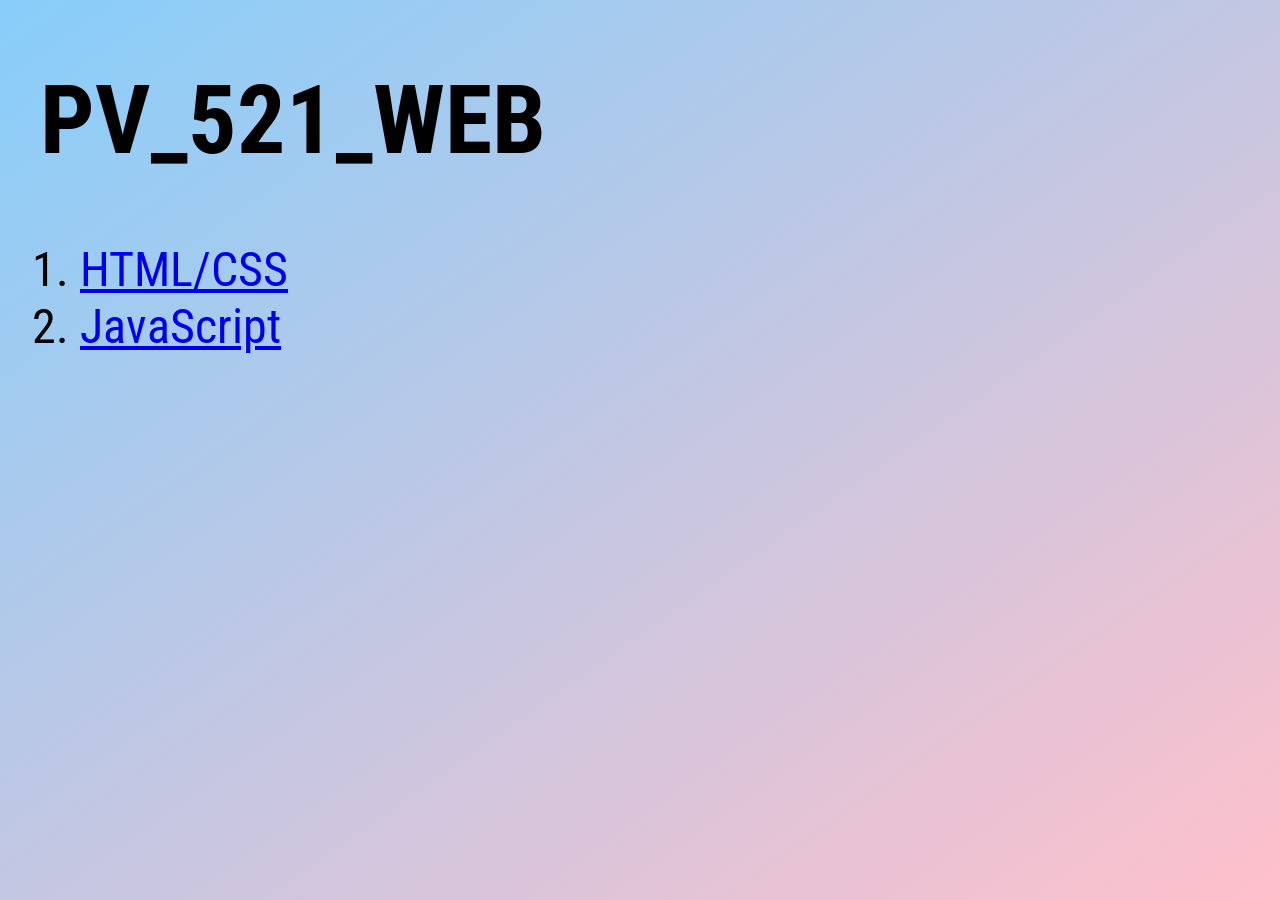
<file: index.html>
﻿<!DOCTYPE html>

<html lang="en" xmlns="http://www.w3.org/1999/xhtml">
<head>
    <meta charset="utf-8" />
    <link rel="stylesheet" href="style.css" />
    <title>PV_521_WEB</title>
</head>
<body>
    <h1>PV_521_WEB</h1>
    <ol>
        <li><a href="HTML/index.html">HTML/CSS</a></li>
        <li><a href="JavaScript/index.html">JavaScript</a></li>
    </ol>
</body>
</html>
</file>
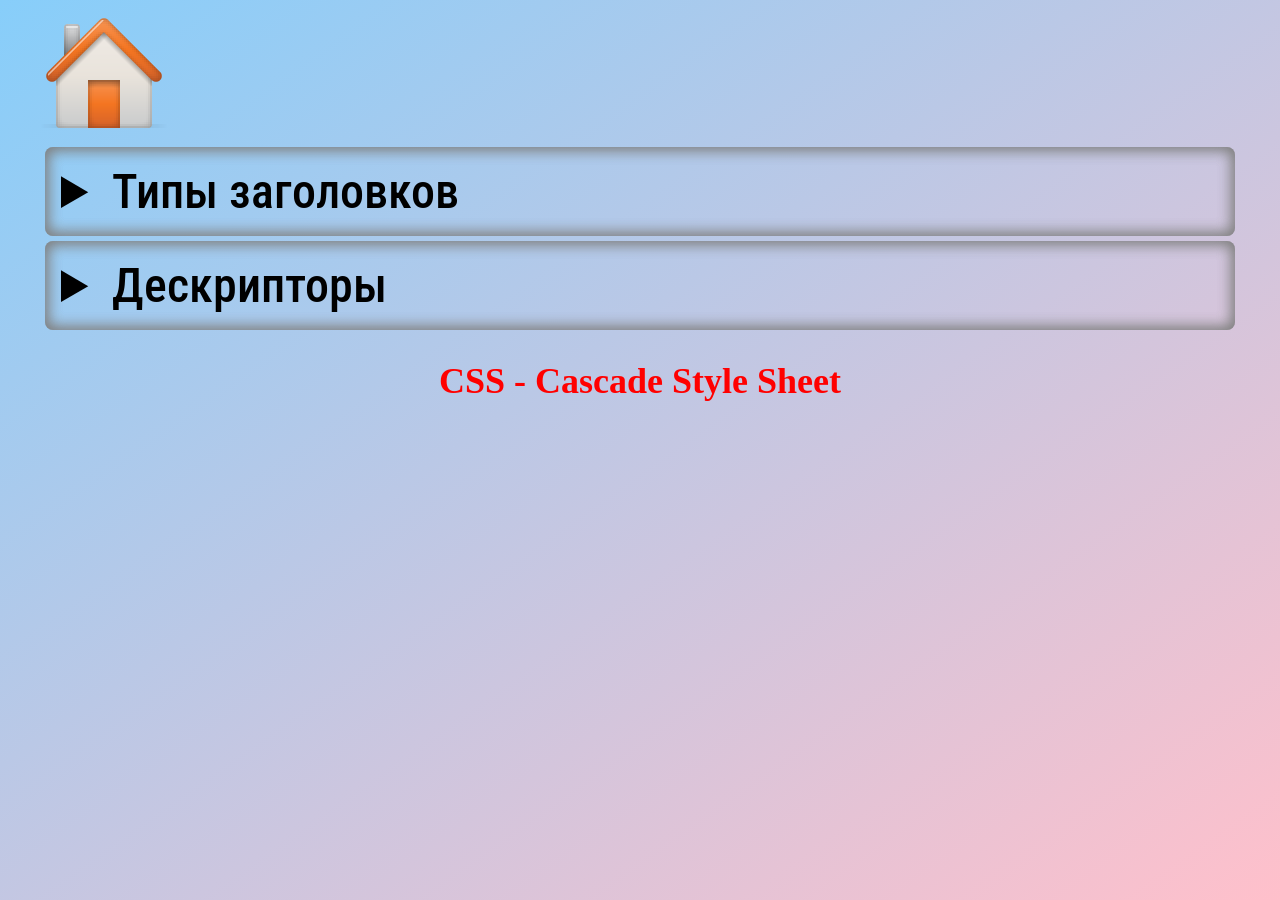
<file: 00-Intro/index.html>
﻿<!DOCTYPE html>

<html lang="en" xmlns="http://www.w3.org/1999/xhtml">
<head>
    <meta charset="utf-8" />
    <title>HTML lesson 1</title>
    <link rel="icon" href="bitcoin.png">
    <link rel="stylesheet" href="../style.css">
    <style>
        body
        {
            font-size:24px;
        }
        h2, h4, h6
        {
            text-align:center;
            color:red;
            font-family: 'Segoe UI';
        }
        h4
        {
            color:darkgreen;
        }
    </style>
</head>
<body>
    <div id="home">
        <a href="../index.html"><img src="../home.ico" alt="На главную" /></a>
    </div>
    <details>
        <summary>Типы заголовков</summary>
        <h1>Заголовок 1 - Заголовок первого уровня может быть только один на странице!</h1>
        <h2>Заголовок 2</h2>
        <h3>Заголовок 3</h3>
        <h4>Заголовок 4</h4>
        <h5>Заголовок 5</h5>
        <h6>Заголовок 6</h6>
        <p>Текст</p>
    </details>

    <details>
        <summary>Дескрипторы</summary>
        <h2>Дескрипторы физического форматирования</h2>
        <b><code>&#60;p&#62;</code> (Paragraph)</b>         &#8211; этот дескриптор описывает абзац;<br>
        <b><code>&lt;b&gt;</code> (Bold)</b>                &ndash; <b>делает шрифт жирным</b>;<br>
        <b><code>&#60;i&#62;</code> (Italic)</b>            &#8210; <i>делает шрифт курсивным</i>;<br>
        <b><code>&#60;u&#62;</code> (Underline)</b>         &#8210; <u>делает шрифт подчеркнутым</u>;<br>
        <b><code>&#60;tt&#62;</code> (Teletype text)</b>    &#8210; <tt>делает шрифт моноширным (каждый символ занимает одинаковую площадь на экране)</tt>;<br>
        <b><code>&#60;sup&#62;</code> (Superscript)</b>     &#8210; <tt>Верхний <sup>индекс</sup></tt>;<br>
        <b><code>&#60;sub&#62;</code> (Subscript)</b>       &#8210; <tt>Нижний <sub>индекс</sub></tt>;<br>
        <b><code>&#60;pre&#62;</code> (Preformated)</b>     &#8210; <pre>этот дескриптор создаёт предформатированный текст, 
в котором сохраняются отступы 
и переносы строк.
Кроме того, <b>предформатированный</b> текст всегда отображается <b>моноширным</b> шрифтом.
</pre><br>
        <hr>
        <h2>Дескрипторы логического форматирования</h2>
        <strong><code>&#60;strong&#62;</code> (Bold)</strong>         &#8211; делает шрифт <strong>жирным</strong>; <br>
        <strong><code>&#60;em&#62;</code> (Emphasis)</strong>         &#8211; делает шрифт <em>курсивным</em>; <br>
        <strong><code>&#60;code&#62;</code> (Mono)</strong>           &#8211; делает шрифт <code>моноширным</code>; <br>
        <strong><code>&#60;abbr&#62;</code> (Abbreviation)</strong>   &#8211; этим дескриптором желательно выделять <abbr>аббревиатуры</abbr>; <br>
        <strong><code>&#60;cite&#62;</code> (Citation)</strong>       &#8211; этим дескриптором желательно выделять <cite>цитаты</cite>; <br>
        <hr>
    </details>

    <h2>CSS - Cascade Style Sheet</h2>
</body>
</html>
</file>
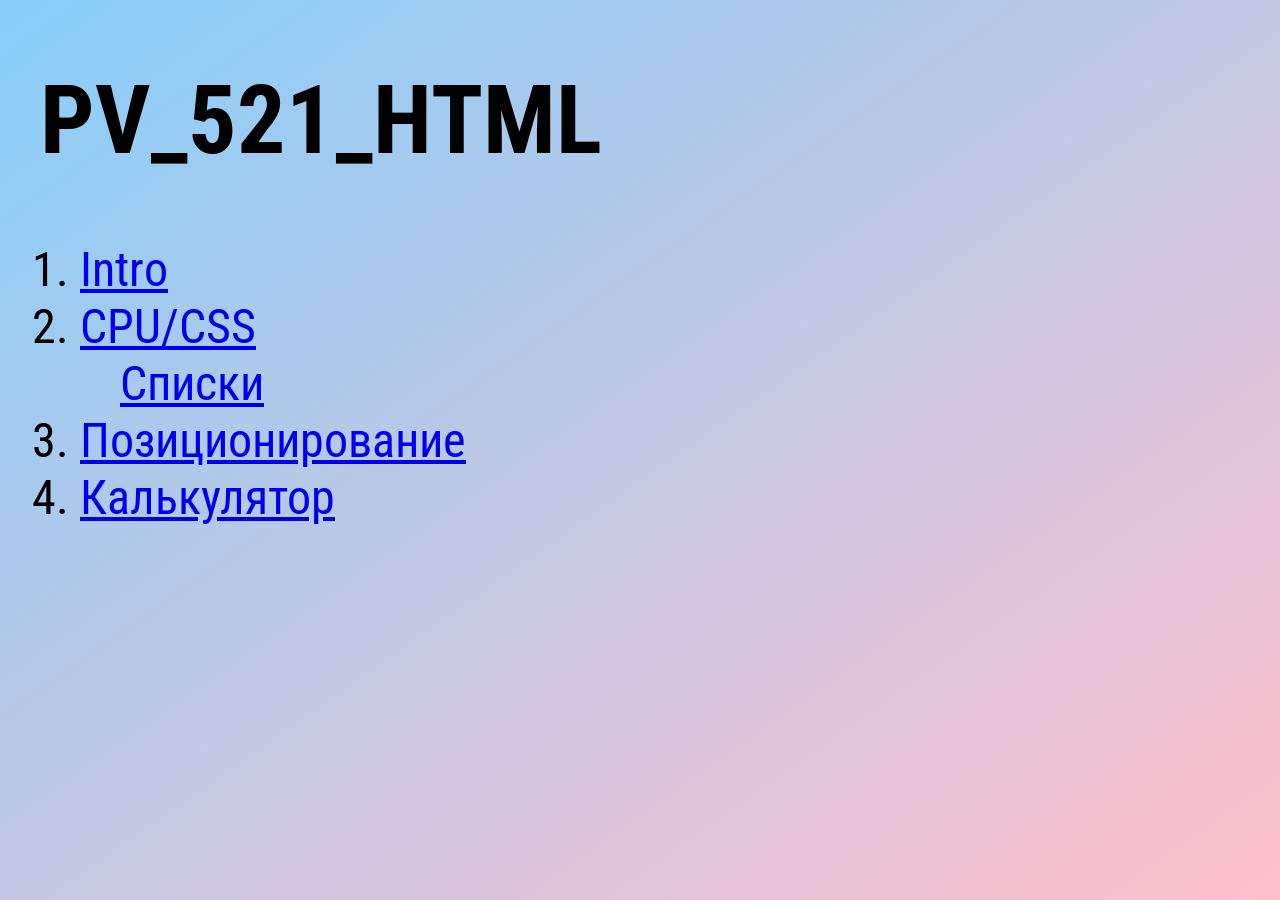
<file: HTML/index.html>
﻿<!DOCTYPE html>

<html lang="en" xmlns="http://www.w3.org/1999/xhtml">
<head>
    <meta charset="utf-8" />
    <link rel="stylesheet" href="style.css" />
    <title>PV_521_HTML</title>
</head>
<body>
    <h1>PV_521_HTML</h1>
    <ol>
        <li><a href="00-Intro/index.html">Intro</a></li>
        <li><a href="01-CPU/CPU.html">CPU/CSS</a>
            <ul>
                <li><a href="lists.html">Списки</a></li>
            </ul>
        </li>
        <li><a href="02-Positioning/positioning.html">Позиционирование</a></li>
        <li><a href="03-Calc/calc.html">Калькулятор</a></li>
    </ol>
</body>
</html>
</file>
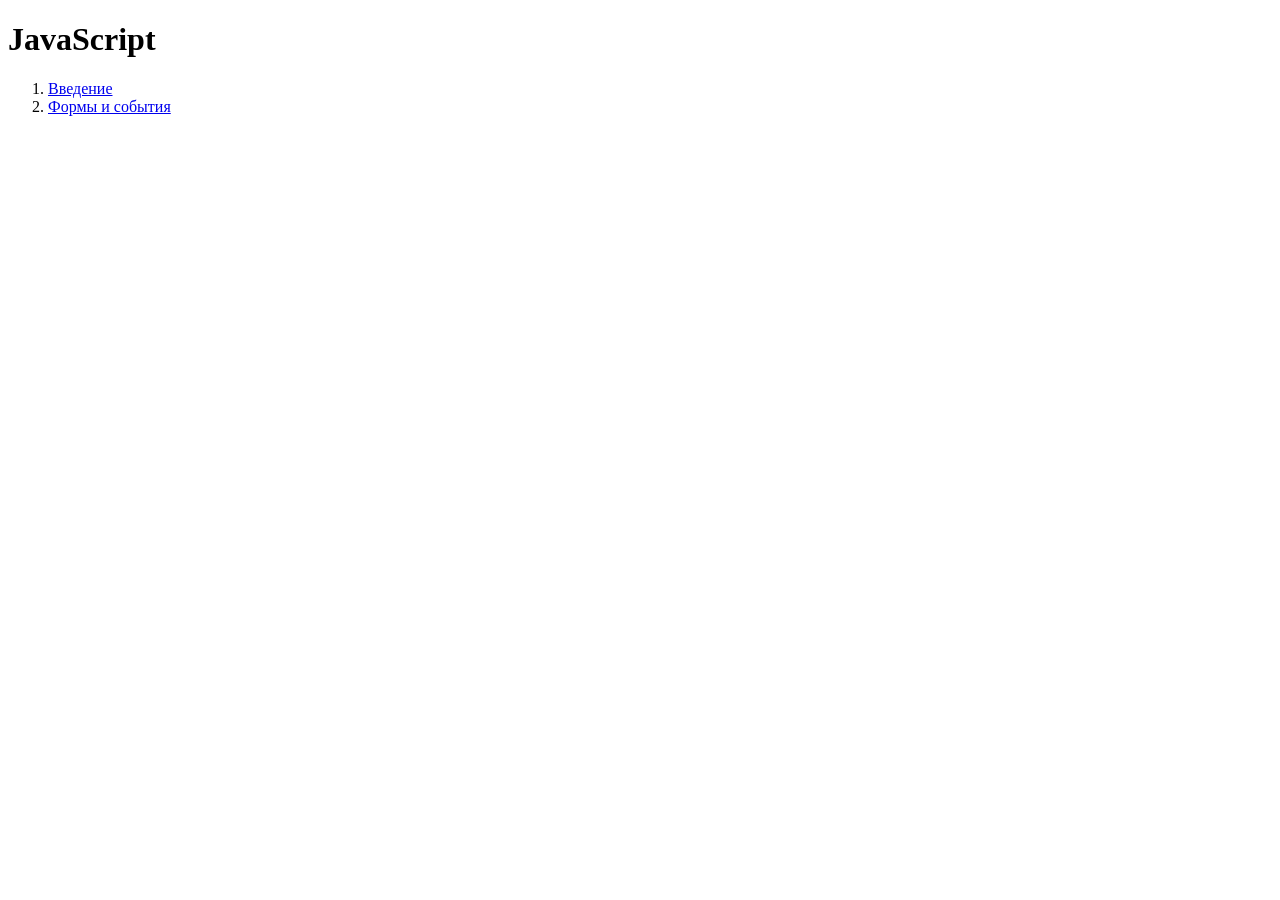
<file: JavaScript/index.html>
﻿<!DOCTYPE html>

<html lang="en" xmlns="http://www.w3.org/1999/xhtml">
<head>
    <meta charset="utf-8" />
    <title>JavaScript</title>
</head>
<body>
    <h1>JavaScript</h1>
    <ol>
        <li><a href="intro.html">Введение</a></li>
        <li><a href="forms_and_events.html">Формы и события</a></li>
    </ol>
</body>
</html>
</file>
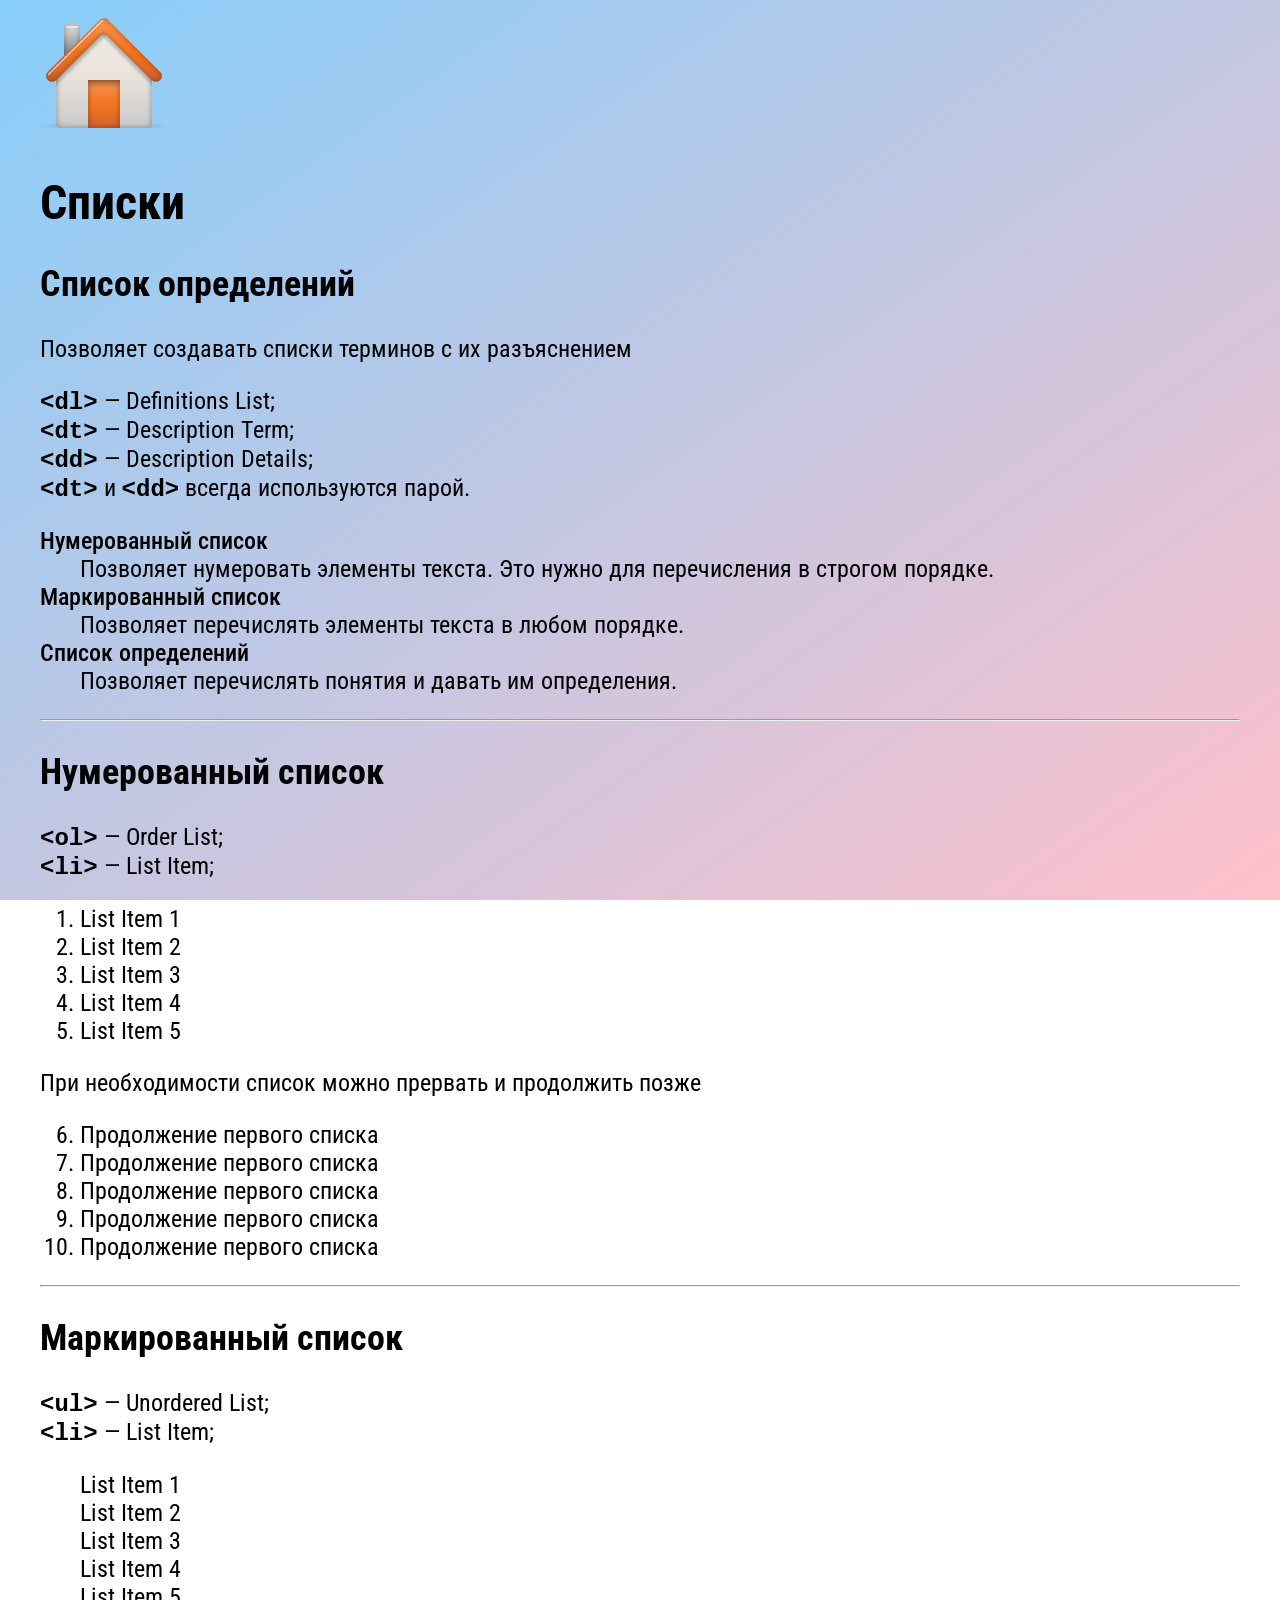
<file: lists.html>
﻿<!DOCTYPE html>

<html lang="en" xmlns="http://www.w3.org/1999/xhtml">
<head>
    <meta charset="utf-8" />
    <title>Списки</title>
    <link rel="stylesheet" href="style.css"/>
    <style>
        body
        {
            font-size:24px;
        }
        ol 
        {
            /*list-style:georgian;*/
        }
        dt
        {
            font-weight:500;
        }
    </style>
</head>
<body>
    <div id="home">
        <a href="../index.html"><img src="../home.ico" alt="На главную" /></a>
    </div>
    <h1>Списки</h1>
    <h2>Список определений</h2>
    <p>Позволяет создавать списки терминов с их разъяснением</p>
    <strong><code>&#60;dl&#62;</code></strong> &#8213; Definitions List;<br>
    <strong><code>&#60;dt&#62;</code></strong> &#8213; Description Term;<br>
    <strong><code>&#60;dd&#62;</code></strong> &#8213; Description Details;<br>
    <strong><code>&#60;dt&#62;</code></strong> и <strong><code>&#60;dd&#62;</code></strong> всегда используются парой.
    <dl>
        <dt>Нумерованный список</dt>
        <dd>Позволяет нумеровать элементы текста. Это нужно для перечисления в строгом порядке.</dd>
        <dt>Маркированный список</dt>
        <dd>Позволяет перечислять элементы текста в любом порядке.</dd>
        <dt>Список определений</dt>
        <dd>Позволяет перечислять понятия и давать им определения.</dd>
    </dl>
    <hr>
    <h2>Нумерованный список</h2>
    <strong><code>&#60;ol&#62;</code></strong> &#8213; Order List;<br>
    <strong><code>&#60;li&#62;</code></strong> &#8213; List Item;<br>
    <ol>
        <li>List Item 1</li>
        <li>List Item 2</li>
        <li>List Item 3</li>
        <li>List Item 4</li>
        <li>List Item 5</li>
    </ol>
    <p>При необходимости список можно прервать и продолжить позже</p>
    <ol start="6">
        <li>Продолжение первого списка</li>
        <li>Продолжение первого списка</li>
        <li>Продолжение первого списка</li>
        <li>Продолжение первого списка</li>
        <li>Продолжение первого списка</li>
    </ol>
    <hr>
    <h2>Маркированный список</h2>
    <strong><code>&#60;ul&#62;</code></strong> &#8213; Unordered List;<br>
    <strong><code>&#60;li&#62;</code></strong> &#8213; List Item;<br>
    <ul>
        <li>List Item 1</li>
        <li>List Item 2</li>
        <li>List Item 3</li>
        <li>List Item 4</li>
        <li>List Item 5</li>
    </ul>
</body>
</html>
</file>
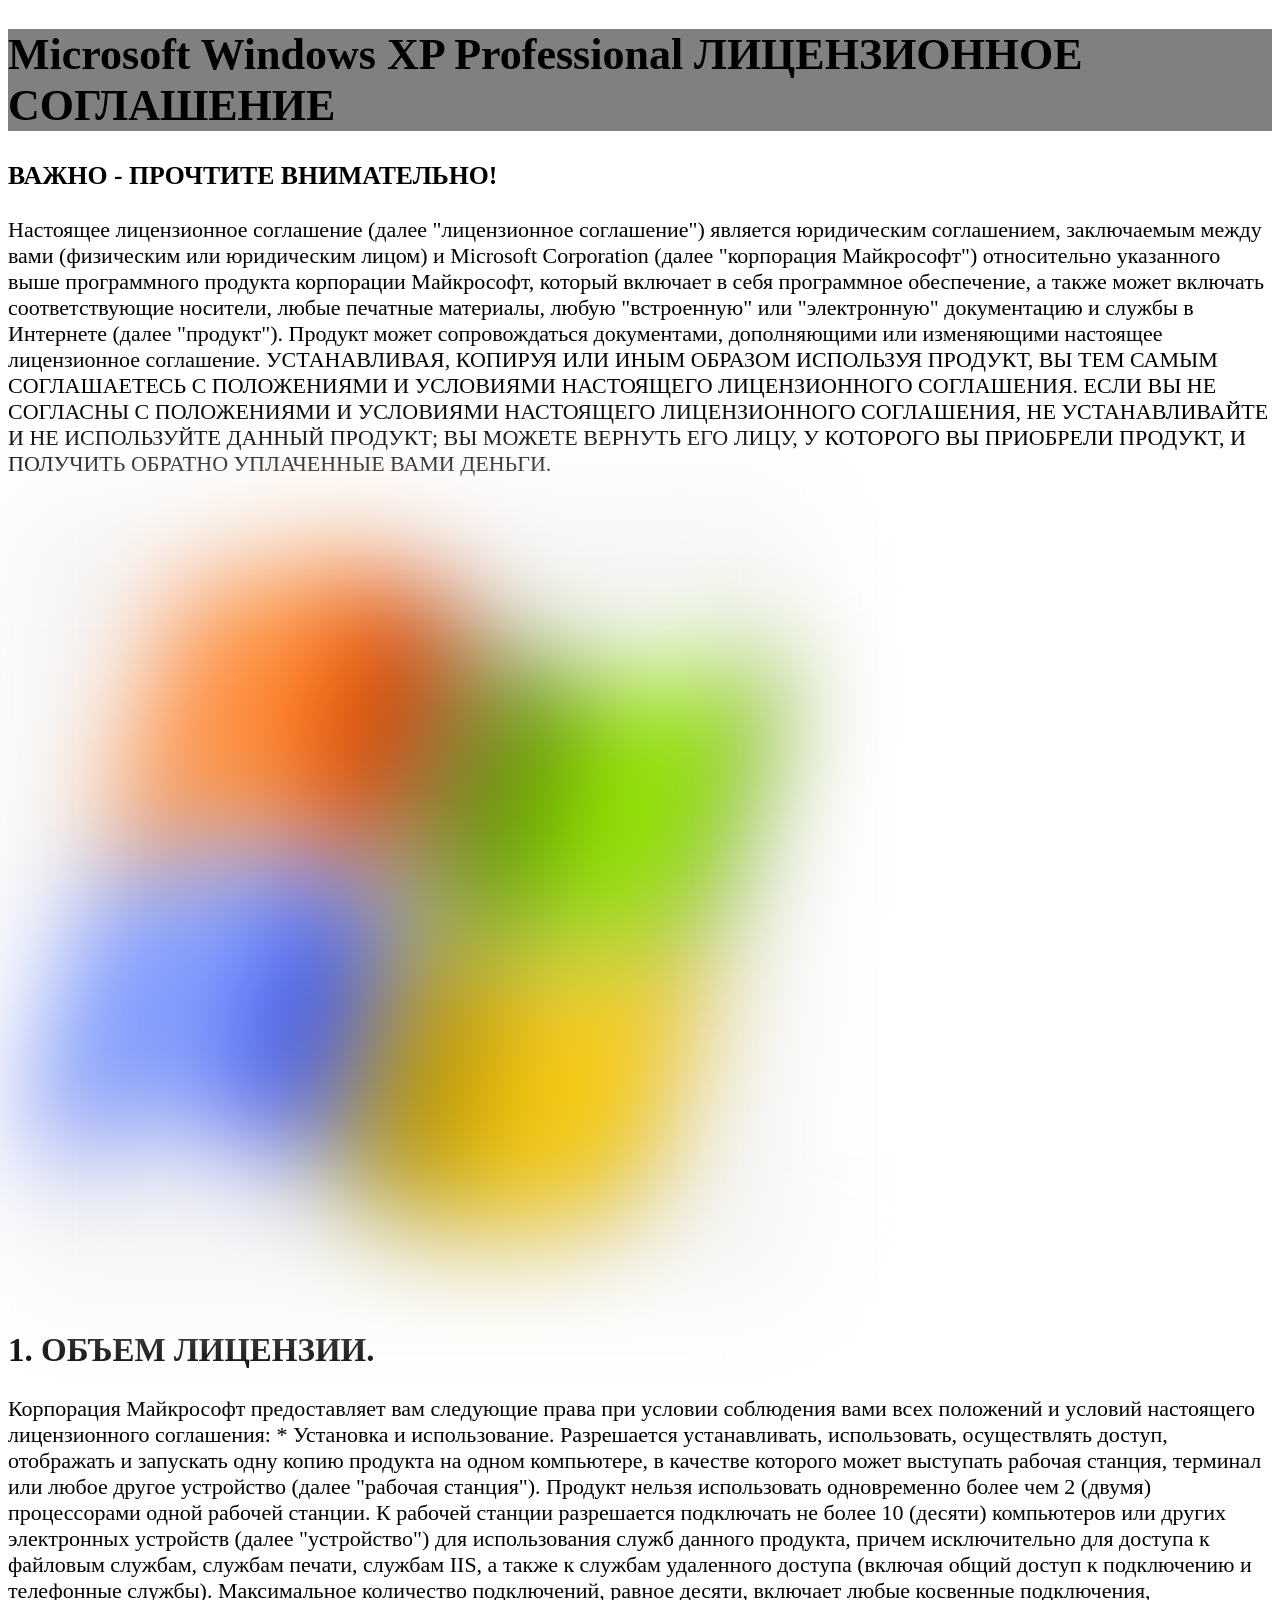
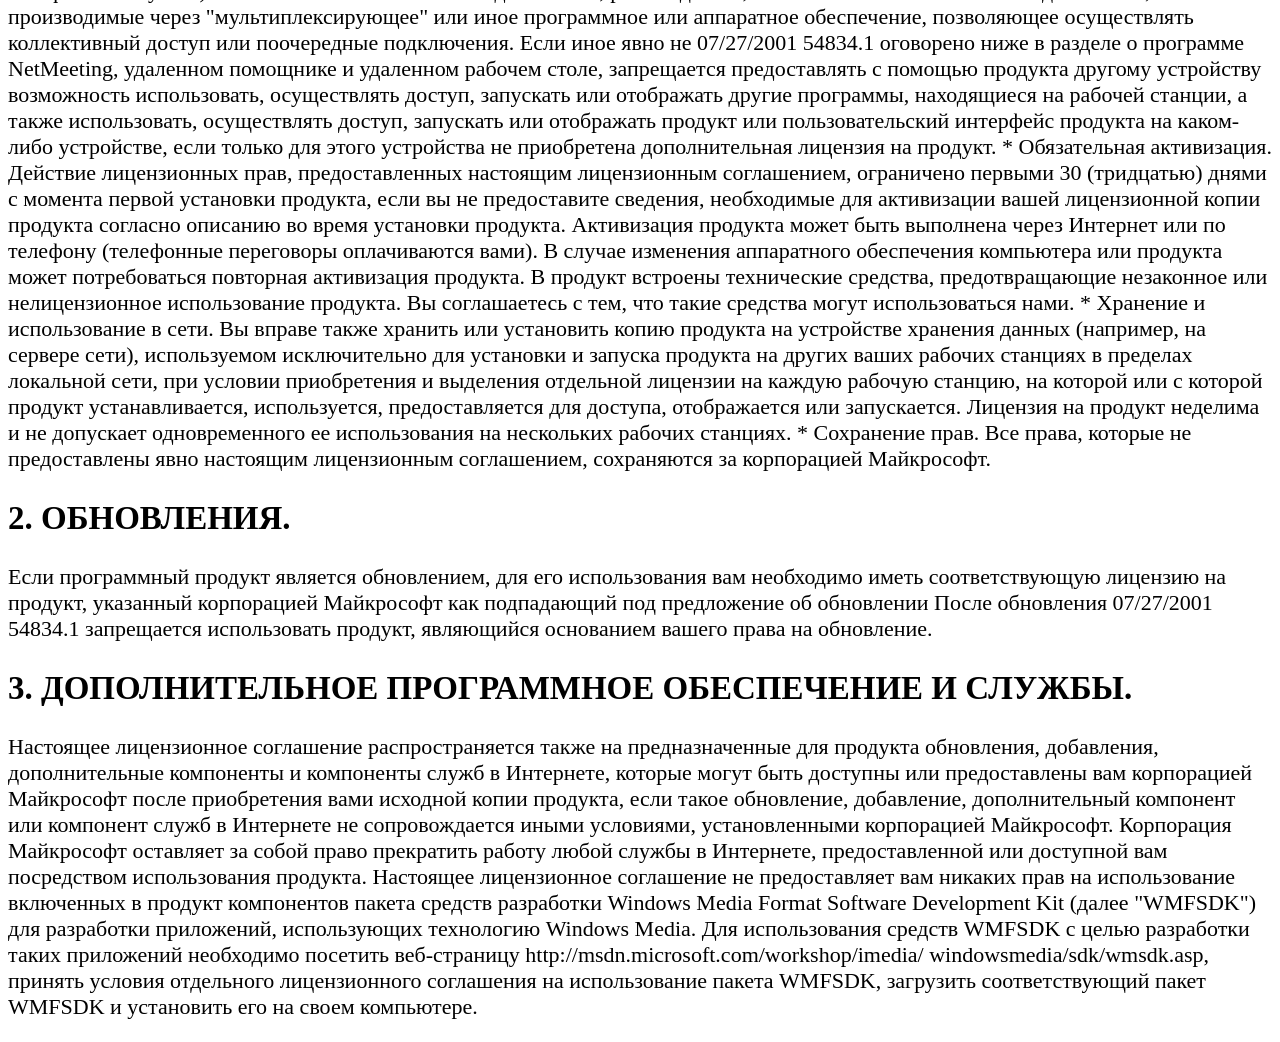
<file: 02-Positioning/positioning.html>
﻿<!DOCTYPE html>

<html lang="en" xmlns="http://www.w3.org/1999/xhtml">
<head>
    <meta charset="utf-8" />
    <title>Позиционирование</title>
    <link rel="stylesheet" href="positioning.css" />
</head>
<body>
    <h1>Microsoft Windows XP Professional ЛИЦЕНЗИОННОЕ СОГЛАШЕНИЕ</h1>
    <h3>ВАЖНО - ПРОЧТИТЕ ВНИМАТЕЛЬНО!</h3>
    <div>
        <p>
            Настоящее лицензионное соглашение (далее
            "лицензионное соглашение") является юридическим
            соглашением, заключаемым между вами (физическим
            или юридическим лицом) и Microsoft Corporation
            (далее "корпорация Майкрософт") относительно
            указанного выше программного продукта корпорации
            Майкрософт, который включает в себя программное
            обеспечение, а также может включать
            соответствующие носители, любые печатные
            материалы, любую "встроенную" или "электронную"
            документацию и службы в Интернете (далее
            "продукт"). Продукт может сопровождаться
            документами, дополняющими или изменяющими
            настоящее лицензионное соглашение.
            УСТАНАВЛИВАЯ, КОПИРУЯ ИЛИ ИНЫМ ОБРАЗОМ
            ИСПОЛЬЗУЯ ПРОДУКТ, ВЫ ТЕМ САМЫМ СОГЛАШАЕТЕСЬ
            С ПОЛОЖЕНИЯМИ И УСЛОВИЯМИ НАСТОЯЩЕГО
            ЛИЦЕНЗИОННОГО СОГЛАШЕНИЯ. ЕСЛИ ВЫ НЕ
            СОГЛАСНЫ С ПОЛОЖЕНИЯМИ И УСЛОВИЯМИ
            НАСТОЯЩЕГО ЛИЦЕНЗИОННОГО СОГЛАШЕНИЯ, НЕ
            УСТАНАВЛИВАЙТЕ И НЕ ИСПОЛЬЗУЙТЕ ДАННЫЙ
            ПРОДУКТ; ВЫ МОЖЕТЕ ВЕРНУТЬ ЕГО ЛИЦУ, У
            КОТОРОГО ВЫ ПРИОБРЕЛИ ПРОДУКТ, И ПОЛУЧИТЬ
            ОБРАТНО УПЛАЧЕННЫЕ ВАМИ ДЕНЬГИ.
        </p>
    </div>
    <img src="windows-xp-logo.png" alt="Logo" class="logo" />
    <h2>1. ОБЪЕМ ЛИЦЕНЗИИ.</h2>
    <p>
        Корпорация Майкрософт предоставляет вам следующие
        права при условии соблюдения вами всех положений и
        условий настоящего лицензионного соглашения:
        * Установка и использование.
        Разрешается устанавливать, использовать,
        осуществлять доступ, отображать и запускать одну
        копию продукта на одном компьютере, в качестве
        которого может выступать рабочая станция, терминал
        или любое другое устройство (далее "рабочая
        станция"). Продукт нельзя использовать
        одновременно более чем 2 (двумя) процессорами
        одной рабочей станции. К рабочей станции
        разрешается подключать не более 10 (десяти)
        компьютеров или других электронных устройств
        (далее "устройство") для использования служб
        данного продукта, причем исключительно для доступа
        к файловым службам, службам печати, службам IIS, а
        также к службам удаленного доступа (включая общий
        доступ к подключению и телефонные службы).
        Максимальное количество подключений, равное
        десяти, включает любые косвенные подключения,
        производимые через "мультиплексирующее" или иное
        программное или аппаратное обеспечение,
        позволяющее осуществлять коллективный доступ или
        поочередные подключения. Если иное явно не
        07/27/2001 54834.1
        оговорено ниже в разделе о программе NetMeeting,
        удаленном помощнике и удаленном рабочем столе,
        запрещается предоставлять с помощью продукта
        другому устройству возможность использовать,
        осуществлять доступ, запускать или отображать
        другие программы, находящиеся на рабочей станции,
        а также использовать, осуществлять доступ,
        запускать или отображать продукт или
        пользовательский интерфейс продукта на каком-либо
        устройстве, если только для этого устройства не
        приобретена дополнительная лицензия на продукт.
        * Обязательная активизация.
        Действие лицензионных прав, предоставленных
        настоящим лицензионным соглашением, ограничено
        первыми 30 (тридцатью) днями с момента первой
        установки продукта, если вы не предоставите
        сведения, необходимые для активизации вашей
        лицензионной копии продукта согласно описанию во
        время установки продукта. Активизация продукта
        может быть выполнена через Интернет или по
        телефону (телефонные переговоры оплачиваются
        вами). В случае изменения аппаратного обеспечения
        компьютера или продукта может потребоваться
        повторная активизация продукта. В продукт встроены
        технические средства, предотвращающие незаконное
        или нелицензионное использование продукта. Вы
        соглашаетесь с тем, что такие средства могут
        использоваться нами.
        * Хранение и использование в сети.
        Вы вправе также хранить или установить копию
        продукта на устройстве хранения данных (например,
        на сервере сети), используемом исключительно для
        установки и запуска продукта на других ваших
        рабочих станциях в пределах локальной сети, при
        условии приобретения и выделения отдельной
        лицензии на каждую рабочую станцию, на которой или
        с которой продукт устанавливается, используется,
        предоставляется для доступа, отображается или
        запускается. Лицензия на продукт неделима и не
        допускает одновременного ее использования на
        нескольких рабочих станциях.
        * Сохранение прав.
        Все права, которые не предоставлены явно настоящим
        лицензионным соглашением, сохраняются за
        корпорацией Майкрософт.
    </p>
    <h2>2. ОБНОВЛЕНИЯ.</h2>
    <p>
        Если программный продукт является обновлением, для
        его использования вам необходимо иметь
        соответствующую лицензию на продукт, указанный
        корпорацией Майкрософт как подпадающий под
        предложение об обновлении После обновления
        07/27/2001 54834.1
        запрещается использовать продукт, являющийся
        основанием вашего права на обновление.
    </p>
    <h2>3. ДОПОЛНИТЕЛЬНОЕ ПРОГРАММНОЕ ОБЕСПЕЧЕНИЕ И СЛУЖБЫ.</h2>
    <p>
        Настоящее лицензионное соглашение распространяется
        также на предназначенные для продукта обновления,
        добавления, дополнительные компоненты и компоненты
        служб в Интернете, которые могут быть доступны или
        предоставлены вам корпорацией Майкрософт после
        приобретения вами исходной копии продукта, если
        такое обновление, добавление, дополнительный
        компонент или компонент служб в Интернете не
        сопровождается иными условиями, установленными
        корпорацией Майкрософт. Корпорация Майкрософт
        оставляет за собой право прекратить работу любой
        службы в Интернете, предоставленной или доступной
        вам посредством использования продукта. Настоящее
        лицензионное соглашение не предоставляет вам
        никаких прав на использование включенных в продукт
        компонентов пакета средств разработки Windows
        Media Format Software Development Kit (далее
        "WMFSDK") для разработки приложений, использующих
        технологию Windows Media. Для использования
        средств WMFSDK с целью разработки таких приложений
        необходимо посетить веб-страницу
        http://msdn.microsoft.com/workshop/imedia/
        windowsmedia/sdk/wmsdk.asp, принять условия
        отдельного лицензионного соглашения на
        использование пакета WMFSDK, загрузить
        соответствующий пакет WMFSDK и установить его на
        своем компьютере.
    </p>
</body>
</html>
</file>
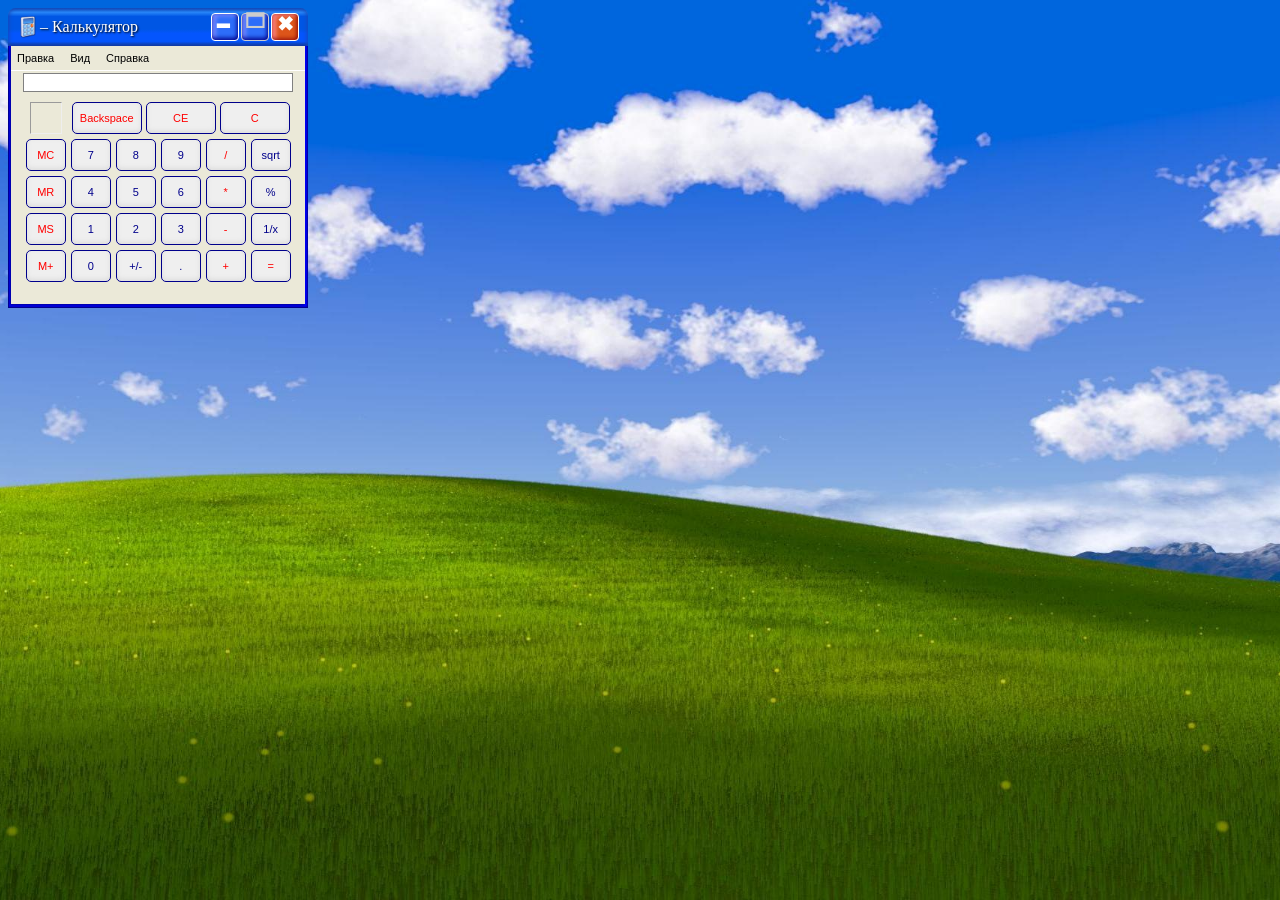
<file: 03-Calc/calc.html>
﻿<!DOCTYPE html>

<html lang="en" xmlns="http://www.w3.org/1999/xhtml">
<head>
    <meta charset="utf-8" />
    <link rel="stylesheet" href="calc.css" />
    <title>Калькулятор</title>
</head>
<body>
    <div class="main-window">
        <div class="title-bar">
            <div class="title-bar-left-side">
                <img src="CalcXP.ico" class="app-icon" />
                <div>&#8211 Калькулятор</div>
            </div>
            <div class="title-bar-right-side">
                <button class="control-button">             <div class="control-button-signature" style="margin-left:-4px;">&#x1F5D5;</div></button>
                <button class="control-button" disabled>    <div class="control-button-signature">&#128470;</div></button>
                <button class="control-button close-button"><div class="control-button-signature close-button-signature">&#10006; </div></button>
            </div >
        </div >
        <!-- ----------------------------------------------------------------- -->
        <div class="client-rect">
            <div class="work-area">
                <div class="menu-bar">
                    <button class="menu-button">Правка</button>
                    <button class="menu-button">Вид</button>
                    <button class="menu-button">Справка</button>
                </div>
                <div class="display-container">
                    <input type="text" class="display"/>
                </div>
                <div class="calc-buttons">
                    <!--<div class="memory-buttons">
                        <div class="square"></div>
                        <button>MC</button>
                        <button>MR</button>
                        <button>MS</button>
                        <button>M+</button>
                    </div>-->
                    <div class="square"></div>
                    <div class="clear-buttons">
                        <button>Backspace</button>
                        <button>CE</button>
                        <button>C</button>
                    </div>
                <!-- ----------------------------------------------------------------- -->
                    <button class="memory-button">MC</button>
                    <button>7</button>
                    <button>8</button>
                    <button>9</button>
                    <button class="operation-button">/</button>
                    <button>sqrt</button>
                <!-- ----------------------------------------------------------------- -->
                    <button class="memory-button">MR</button>
                    <button>4</button>
                    <button>5</button>
                    <button>6</button>
                    <button class="operation-button">*</button>
                    <button>%</button>
                <!-- ----------------------------------------------------------------- -->    
                    <button class="memory-button">MS</button>
                    <button>1</button>
                    <button>2</button>
                    <button>3</button>
                    <button class="operation-button">-</button>
                    <button>1/x</button>
                <!-- ----------------------------------------------------------------- -->    
                    <button class="memory-button">M+</button>
                    <button>0</button>
                    <button>+/-</button>
                    <button>.</button>
                    <button class="operation-button">+</button>
                    <button class="operation-button">=</button>

                </div>
            </div>
        </div>
    </div>
</body>
</html>
</file>
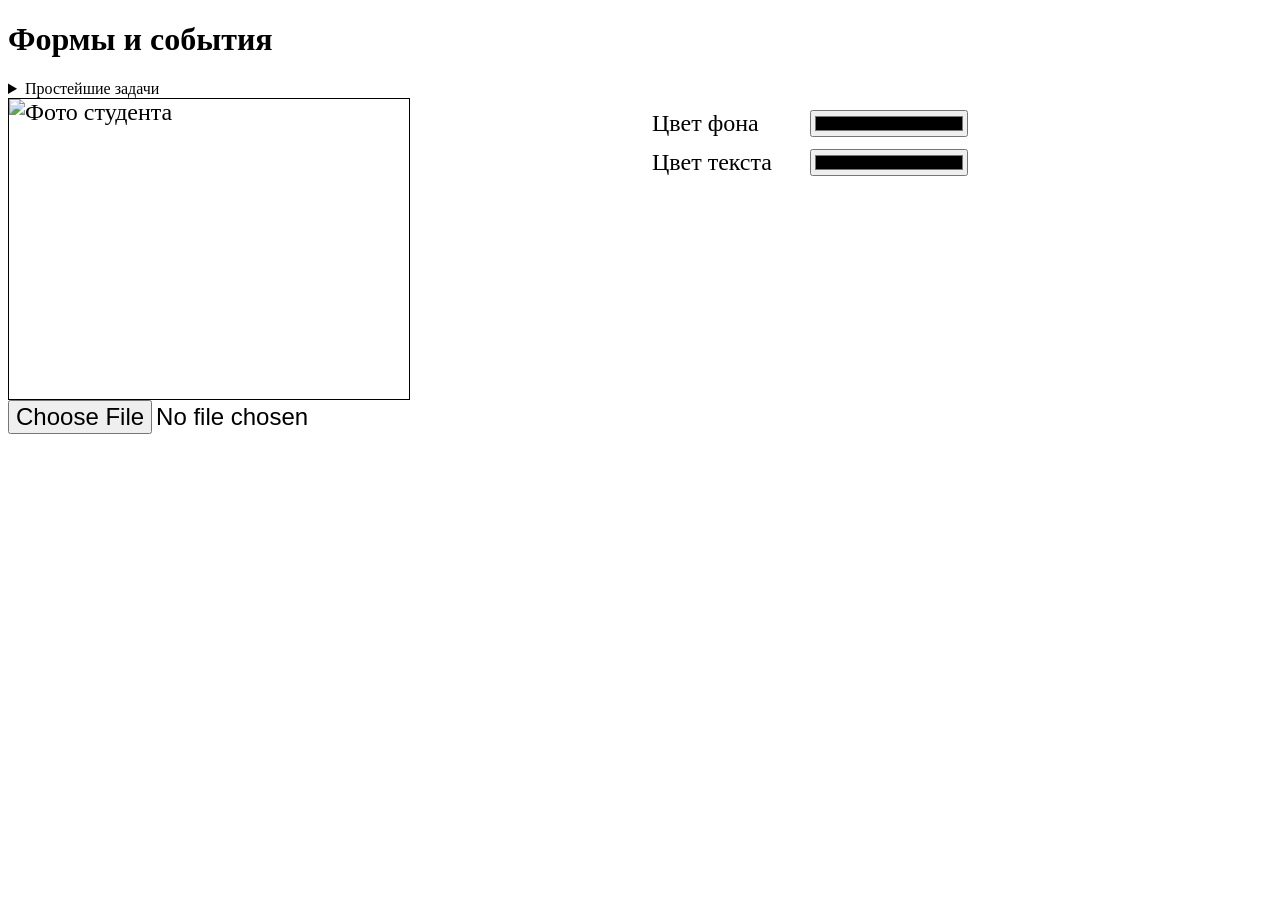
<file: JavaScript/forms_and_events.html>
﻿<!DOCTYPE html>

<html lang="en" xmlns="http://www.w3.org/1999/xhtml">
<head>
    <meta charset="utf-8" />
    <link rel="stylesheet" href="forms_and_events.css"/>
    <title>Формы и события</title>
</head>
<body>
    <h1>Формы и события</h1>
    <details>
        <summary>Простейшие задачи</summary>
        <h2>Factorial</h2>
        <div class="task">
            <!--<div class="pair">
        </div>-->
            <label for="number">Введите целое число от 0 до 170:</label>
            <input id="number" type="number" min="0" onchange="Factorial()">
            <button onclick="Factorial()">Вычислить</button>
        </div>
        <div id="factorial-result" class="result"></div>
        <!--<input id="factorial-result" class="result" type="text">-->
        <hr />
        <h2>Power</h2>
        <div class="task">
        </div>
    </details>

    <!-- ---------------------------------------------------------------------- -->

    <div class="images-and-colors">
        <div class="upload-image">
            <div class="image-container">
                <img alt="Фото студента" id="image" />
            </div>
            <input type="file" id="image-file" onchange="setImage()" />
        </div>

        <div class="colors">
            <div class="select-color">
                <label for="background-color">Цвет фона</label>
                <input type="color" id="background-color" value="white" oninput='setColor(event)'/>
            </div>
            <div class="select-color">
                <label for="foreground-color">Цвет текста</label>
                <input type="color" id="foreground-color" oninput="setColor(event)"/>
            </div>
        </div>

    </div>
    <script src="forms_and_events.js"></script>
</body>
</html>
</file>
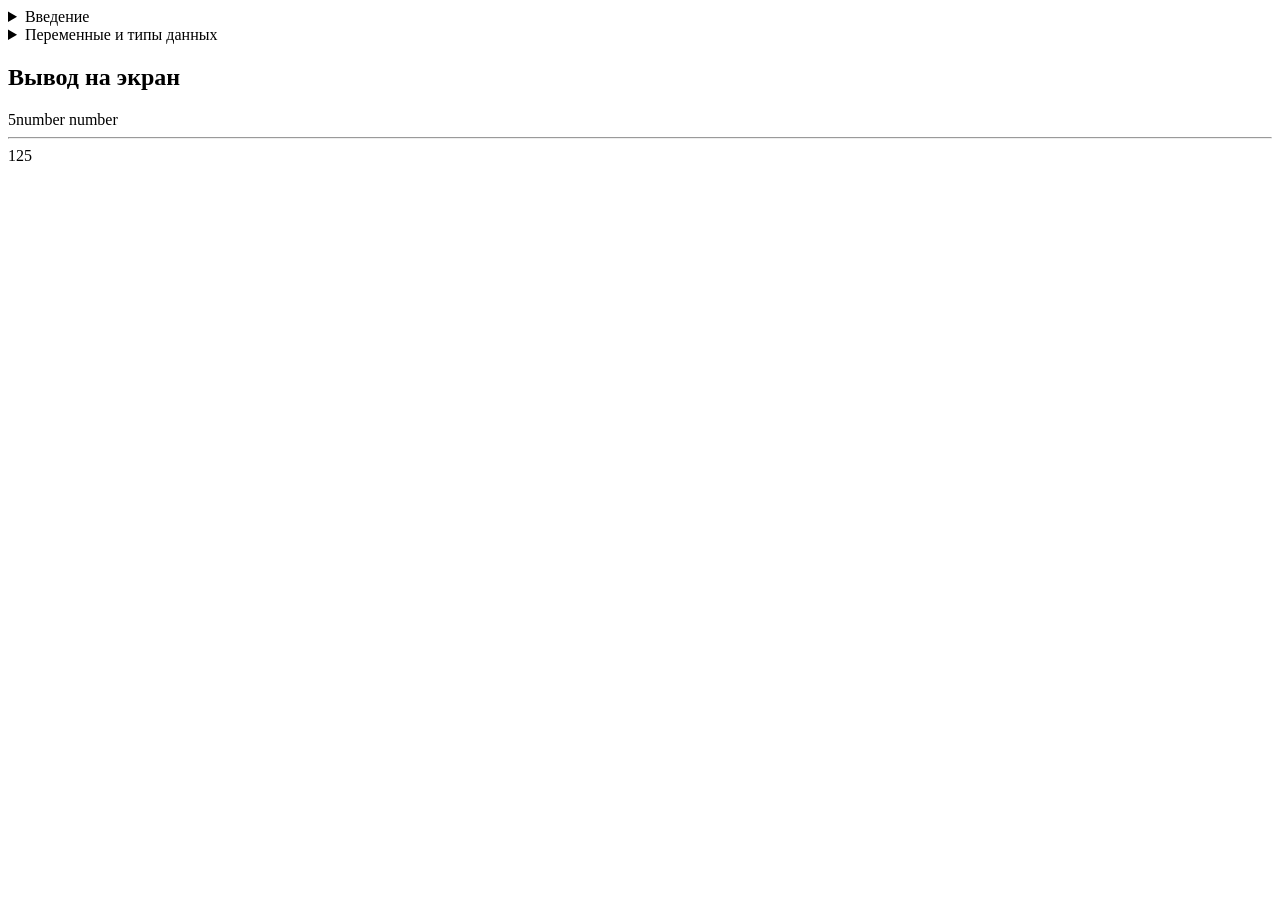
<file: JavaScript/intro.html>
﻿<!DOCTYPE html>

<html lang="en" xmlns="http://www.w3.org/1999/xhtml">
<head>
    <meta charset="utf-8" />
    <title>Introduction to JavaScript</title>
    <style>
        code
        {
            /*color:blue;*/
            font-family:'Courier New';
            font-weight:900;
        }
    </style>
</head>
<body>
    <details>
        <summary>Введение</summary>
        <h1>Introduction to JavaScript</h1>
        <p>
            <strong>Javascript</strong> &#8213; это интерпретируемый язык программирования общего назначения с динамической типизацией данных.
        </p>
        <p>
            <strong>Интерпретируемый</strong> значит, что программа выполняется в исходном виде, т.е., исходный код не преобразыется в машинный или промежуточный код. В связи с этим ошибки на этапе компиляции и компоновки отсутствуют, есть только ошибки на этапе выполнения. Интерпретатор JavaScript может быть установлен в любую ОС, как семейство Windows, так и семейство Unix. <br>Это даёт хорошую переносимость кода или кроссплатформенность. JavaScript также иногда используют для разработки мобильных приложений под Android. <br>JavaScript также часто используют в тестировании для написания скриптов. Но несмотря на всё это, чаще всего JavaScript используется для разработки Web приложений, а именно FrontEnd части приложения. Основным и самым распространённым интерпретатором JavaScript является самый обычный браузер.
        </p>
        <p>
            <strong>Динамическия типизация</strong> говорит о том, что тип переменных и констант определяется во время присваивания, по типу значения справа (r-value). Это в свою очередь означает, то что у переменной нет как такового постоянного типа данных. Например, в переменную, в которой хранится число можно записать строку. Это достигается благодаря тому, что абсолютно все типы являются объектами, а также благодаря полиморфизму.
        </p>
    </details>
    <details>
        <summary>Переменные и типы данных</summary>
        <h2>Переменные и константы</h2>
        var, let и const
        var объявляет глобальныую переменную, несмотря на область видимости, в которой она объявлена. Если записать значение в несуществующую переменную, то это не вызовет ошибку, это будет аналогично ключевому слову '<code>var</code>';
        let объявляет локальную переменную только для той области видимости, в которой она используется;
        const объявляет локальную константу. Константы могут быть только локальными;
        <dl>
            <dt><code></code><dd></dd></dt>
        </dl>
        <h2>Типы данных:</h2>
        <p>Типы данных делятся на примитивные типы и объекты.</p>
        <ol>
            <li>
                Примитивные типы:
                <ul>
                    <li><code>Boolean</code> &#8213; принимает одно из двух значений <code>True</code>либо <code>False</code>. Значения: 0, null, '', "", `` неявно преобразуются в <code>False</code>. <code>True</code> &#8213; это любое значение, отличное от нуля или пустой строки.</li>
                    <li><code>String</code> &#8213; объект, описывающий массив символов;</li>
                    <li><code>Number</code> &#8213; вещественное (дробное число), которое является полным аналогом типа <code>double</code>. Все числовые литералы неявно преобразуются в Number;</li>
                    <li><code>Bigint</code> &#8213; целое число неограниченных размеров;</li>
                </ul>
            </li>
            <li>
                Объекты:
                <ul>
                    <li><code>Object</code> &#8213; </li>
                    <li><code>Array</code> &#8213; </li>
                    <li><code>Function</code> &#8213; </li>
                    <li><code>Date</code> &#8213; </li>
                    <li><code>Map</code> &#8213; </li>
                    <li><code>Set</code> &#8213; </li>
                    <li><code>RegExp</code> &#8213; регулярное выражение;</li>
                </ul>
            </li>
        </ol>
    </details>
    <script>
        //alert("Hello");
        //var name = prompt("Введите ваше имя: ");
        //alert(name);
        //alert('Привет ' + prompt("Введите ваше имя: ") + ' we are glad to see you');
        //alert(`Привет ${prompt("Введите ваше имя: ")}.\n Это интерполяция строк.`);
        console.log('Информацию так же можно выводить в консоль');
        document.write("<h2>Вывод на экран</h2>");
        {
            const var1 = "Global variable";
            //var1 = "Глобальная переменная"
        }
        //document.write(var1);
        document.write(5);
        document.writeln(typeof (5));
        let veriable = Number("5");
        document.write(typeof (veriable));
        document.write("<hr>");
        let a = "5" ** 3;
        document.write(a);
    </script>
</body>
</html>
</file>
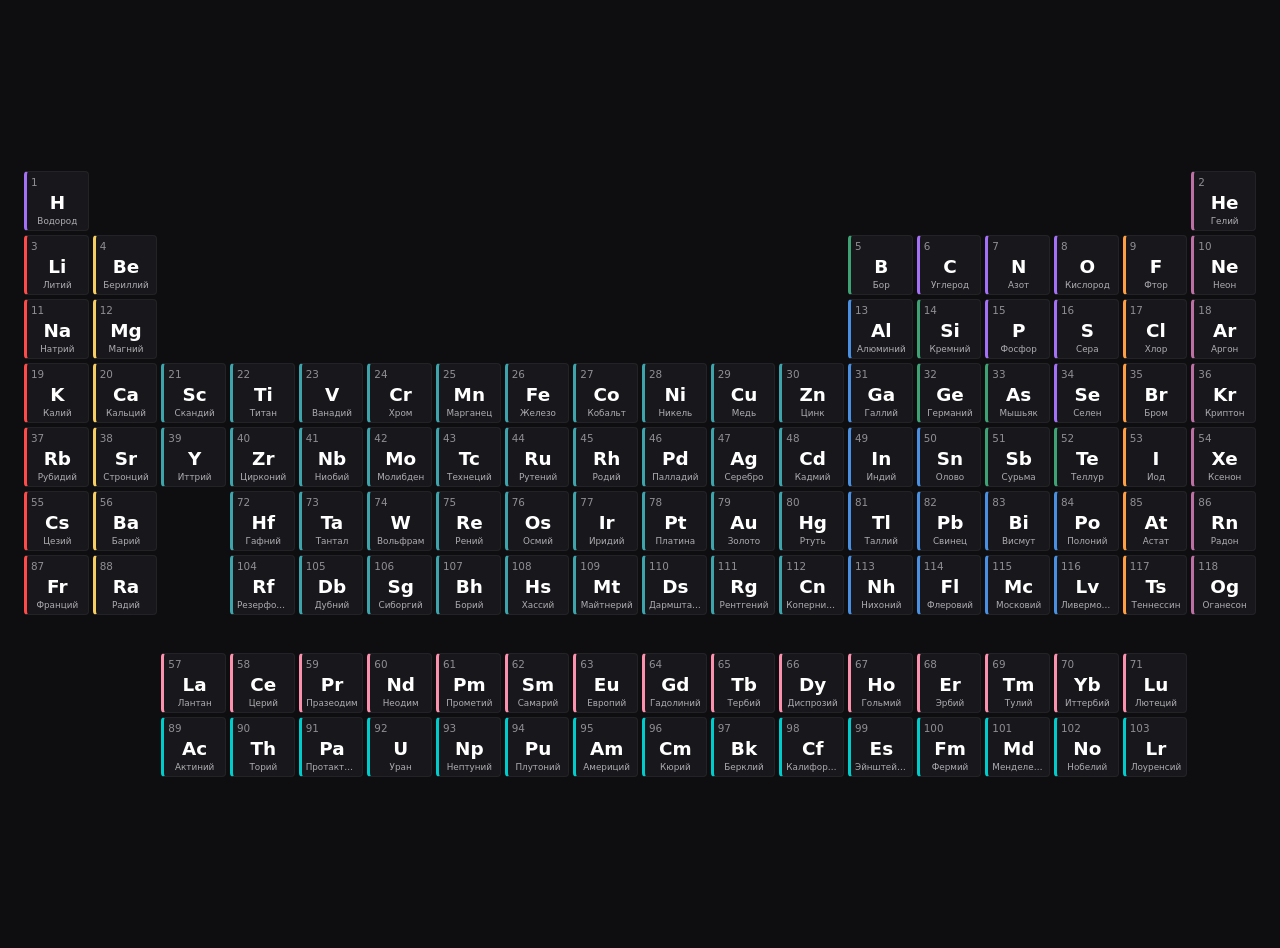
<file: The Periodic Table of Elements/table.html>
﻿<!DOCTYPE html>

<html lang="en" xmlns="http://www.w3.org/1999/xhtml">
<head>
    <meta charset="utf-8" />
    <title>Периодическая таблица Менделеева</title>
    <link rel="stylesheet" href="table.css"/>
</head>
<body>
    <div class="periodic-table">
        <!-- Период 1 -->
        <div class="element non-metal" style="--col: 1; --row: 1;">
            <div class="number">1</div><div class="symbol">H</div><div class="name">Водород</div>
        </div>
        <div class="element noble-gas" style="--col: 18; --row: 1;">
            <div class="number">2</div><div class="symbol">He</div><div class="name">Гелий</div>
        </div>

        <!-- Период 2 -->
        <div class="element alkali-metal" style="--col: 1; --row: 2;">
            <div class="number">3</div><div class="symbol">Li</div><div class="name">Литий</div>
        </div>
        <div class="element alkaline-earth" style="--col: 2; --row: 2;">
            <div class="number">4</div><div class="symbol">Be</div><div class="name">Бериллий</div>
        </div>
        <div class="element metalloid" style="--col: 13; --row: 2;">
            <div class="number">5</div><div class="symbol">B</div><div class="name">Бор</div>
        </div>
        <div class="element non-metal" style="--col: 14; --row: 2;">
            <div class="number">6</div><div class="symbol">C</div><div class="name">Углерод</div>
        </div>
        <div class="element non-metal" style="--col: 15; --row: 2;">
            <div class="number">7</div><div class="symbol">N</div><div class="name">Азот</div>
        </div>
        <div class="element non-metal" style="--col: 16; --row: 2;">
            <div class="number">8</div><div class="symbol">O</div><div class="name">Кислород</div>
        </div>
        <div class="element halogen" style="--col: 17; --row: 2;">
            <div class="number">9</div><div class="symbol">F</div><div class="name">Фтор</div>
        </div>
        <div class="element noble-gas" style="--col: 18; --row: 2;">
            <div class="number">10</div><div class="symbol">Ne</div><div class="name">Неон</div>
        </div>

        <!-- Период 3 -->
        <div class="element alkali-metal" style="--col: 1; --row: 3;">
            <div class="number">11</div><div class="symbol">Na</div><div class="name">Натрий</div>
        </div>
        <div class="element alkaline-earth" style="--col: 2; --row: 3;">
            <div class="number">12</div><div class="symbol">Mg</div><div class="name">Магний</div>
        </div>
        <div class="element post-transition" style="--col: 13; --row: 3;">
            <div class="number">13</div><div class="symbol">Al</div><div class="name">Алюминий</div>
        </div>
        <div class="element metalloid" style="--col: 14; --row: 3;">
            <div class="number">14</div><div class="symbol">Si</div><div class="name">Кремний</div>
        </div>
        <div class="element non-metal" style="--col: 15; --row: 3;">
            <div class="number">15</div><div class="symbol">P</div><div class="name">Фосфор</div>
        </div>
        <div class="element non-metal" style="--col: 16; --row: 3;">
            <div class="number">16</div><div class="symbol">S</div><div class="name">Сера</div>
        </div>
        <div class="element halogen" style="--col: 17; --row: 3;">
            <div class="number">17</div><div class="symbol">Cl</div><div class="name">Хлор</div>
        </div>
        <div class="element noble-gas" style="--col: 18; --row: 3;">
            <div class="number">18</div><div class="symbol">Ar</div><div class="name">Аргон</div>
        </div>

        <!-- Период 4 -->
        <div class="element alkali-metal" style="--col: 1; --row: 4;">
            <div class="number">19</div><div class="symbol">K</div><div class="name">Калий</div>
        </div>
        <div class="element alkaline-earth" style="--col: 2; --row: 4;">
            <div class="number">20</div><div class="symbol">Ca</div><div class="name">Кальций</div>
        </div>
        <div class="element transition-metal" style="--col: 3; --row: 4;">
            <div class="number">21</div><div class="symbol">Sc</div><div class="name">Скандий</div>
        </div>
        <div class="element transition-metal" style="--col: 4; --row: 4;">
            <div class="number">22</div><div class="symbol">Ti</div><div class="name">Титан</div>
        </div>
        <div class="element transition-metal" style="--col: 5; --row: 4;">
            <div class="number">23</div><div class="symbol">V</div><div class="name">Ванадий</div>
        </div>
        <div class="element transition-metal" style="--col: 6; --row: 4;">
            <div class="number">24</div><div class="symbol">Cr</div><div class="name">Хром</div>
        </div>
        <div class="element transition-metal" style="--col: 7; --row: 4;">
            <div class="number">25</div><div class="symbol">Mn</div><div class="name">Марганец</div>
        </div>
        <div class="element transition-metal" style="--col: 8; --row: 4;">
            <div class="number">26</div><div class="symbol">Fe</div><div class="name">Железо</div>
        </div>
        <div class="element transition-metal" style="--col: 9; --row: 4;">
            <div class="number">27</div><div class="symbol">Co</div><div class="name">Кобальт</div>
        </div>
        <div class="element transition-metal" style="--col: 10; --row: 4;">
            <div class="number">28</div><div class="symbol">Ni</div><div class="name">Никель</div>
        </div>
        <div class="element transition-metal" style="--col: 11; --row: 4;">
            <div class="number">29</div><div class="symbol">Cu</div><div class="name">Медь</div>
        </div>
        <div class="element transition-metal" style="--col: 12; --row: 4;">
            <div class="number">30</div><div class="symbol">Zn</div><div class="name">Цинк</div>
        </div>
        <div class="element post-transition" style="--col: 13; --row: 4;">
            <div class="number">31</div><div class="symbol">Ga</div><div class="name">Галлий</div>
        </div>
        <div class="element metalloid" style="--col: 14; --row: 4;">
            <div class="number">32</div><div class="symbol">Ge</div><div class="name">Германий</div>
        </div>
        <div class="element metalloid" style="--col: 15; --row: 4;">
            <div class="number">33</div><div class="symbol">As</div><div class="name">Мышьяк</div>
        </div>
        <div class="element non-metal" style="--col: 16; --row: 4;">
            <div class="number">34</div><div class="symbol">Se</div><div class="name">Селен</div>
        </div>
        <div class="element halogen" style="--col: 17; --row: 4;">
            <div class="number">35</div><div class="symbol">Br</div><div class="name">Бром</div>
        </div>
        <div class="element noble-gas" style="--col: 18; --row: 4;">
            <div class="number">36</div><div class="symbol">Kr</div><div class="name">Криптон</div>
        </div>

        <!-- Период 5 -->
        <div class="element alkali-metal" style="--col: 1; --row: 5;">
            <div class="number">37</div><div class="symbol">Rb</div><div class="name">Рубидий</div>
        </div>
        <div class="element alkaline-earth" style="--col: 2; --row: 5;">
            <div class="number">38</div><div class="symbol">Sr</div><div class="name">Стронций</div>
        </div>
        <div class="element transition-metal" style="--col: 3; --row: 5;">
            <div class="number">39</div><div class="symbol">Y</div><div class="name">Иттрий</div>
        </div>
        <div class="element transition-metal" style="--col: 4; --row: 5;">
            <div class="number">40</div><div class="symbol">Zr</div><div class="name">Цирконий</div>
        </div>
        <div class="element transition-metal" style="--col: 5; --row: 5;">
            <div class="number">41</div><div class="symbol">Nb</div><div class="name">Ниобий</div>
        </div>
        <div class="element transition-metal" style="--col: 6; --row: 5;">
            <div class="number">42</div><div class="symbol">Mo</div><div class="name">Молибден</div>
        </div>
        <div class="element transition-metal" style="--col: 7; --row: 5;">
            <div class="number">43</div><div class="symbol">Tc</div><div class="name">Технеций</div>
        </div>
        <div class="element transition-metal" style="--col: 8; --row: 5;">
            <div class="number">44</div><div class="symbol">Ru</div><div class="name">Рутений</div>
        </div>
        <div class="element transition-metal" style="--col: 9; --row: 5;">
            <div class="number">45</div><div class="symbol">Rh</div><div class="name">Родий</div>
        </div>
        <div class="element transition-metal" style="--col: 10; --row: 5;">
            <div class="number">46</div><div class="symbol">Pd</div><div class="name">Палладий</div>
        </div>
        <div class="element transition-metal" style="--col: 11; --row: 5;">
            <div class="number">47</div><div class="symbol">Ag</div><div class="name">Серебро</div>
        </div>
        <div class="element transition-metal" style="--col: 12; --row: 5;">
            <div class="number">48</div><div class="symbol">Cd</div><div class="name">Кадмий</div>
        </div>
        <div class="element post-transition" style="--col: 13; --row: 5;">
            <div class="number">49</div><div class="symbol">In</div><div class="name">Индий</div>
        </div>
        <div class="element post-transition" style="--col: 14; --row: 5;">
            <div class="number">50</div><div class="symbol">Sn</div><div class="name">Олово</div>
        </div>
        <div class="element metalloid" style="--col: 15; --row: 5;">
            <div class="number">51</div><div class="symbol">Sb</div><div class="name">Сурьма</div>
        </div>
        <div class="element metalloid" style="--col: 16; --row: 5;">
            <div class="number">52</div><div class="symbol">Te</div><div class="name">Теллур</div>
        </div>
        <div class="element halogen" style="--col: 17; --row: 5;">
            <div class="number">53</div><div class="symbol">I</div><div class="name">Иод</div>
        </div>
        <div class="element noble-gas" style="--col: 18; --row: 5;">
            <div class="number">54</div><div class="symbol">Xe</div><div class="name">Ксенон</div>
        </div>

        <!-- Период 6 -->
        <div class="element alkali-metal" style="--col: 1; --row: 6;">
            <div class="number">55</div><div class="symbol">Cs</div><div class="name">Цезий</div>
        </div>
        <div class="element alkaline-earth" style="--col: 2; --row: 6;">
            <div class="number">56</div><div class="symbol">Ba</div><div class="name">Барий</div>
        </div>
        <!-- Пропуск лантаноидов (57-71) -->
        <div class="element transition-metal" style="--col: 4; --row: 6;">
            <div class="number">72</div><div class="symbol">Hf</div><div class="name">Гафний</div>
        </div>
        <div class="element transition-metal" style="--col: 5; --row: 6;">
            <div class="number">73</div><div class="symbol">Ta</div><div class="name">Тантал</div>
        </div>
        <div class="element transition-metal" style="--col: 6; --row: 6;">
            <div class="number">74</div><div class="symbol">W</div><div class="name">Вольфрам</div>
        </div>
        <div class="element transition-metal" style="--col: 7; --row: 6;">
            <div class="number">75</div><div class="symbol">Re</div><div class="name">Рений</div>
        </div>
        <div class="element transition-metal" style="--col: 8; --row: 6;">
            <div class="number">76</div><div class="symbol">Os</div><div class="name">Осмий</div>
        </div>
        <div class="element transition-metal" style="--col: 9; --row: 6;">
            <div class="number">77</div><div class="symbol">Ir</div><div class="name">Иридий</div>
        </div>
        <div class="element transition-metal" style="--col: 10; --row: 6;">
            <div class="number">78</div><div class="symbol">Pt</div><div class="name">Платина</div>
        </div>
        <div class="element transition-metal" style="--col: 11; --row: 6;">
            <div class="number">79</div><div class="symbol">Au</div><div class="name">Золото</div>
        </div>
        <div class="element transition-metal" style="--col: 12; --row: 6;">
            <div class="number">80</div><div class="symbol">Hg</div><div class="name">Ртуть</div>
        </div>
        <div class="element post-transition" style="--col: 13; --row: 6;">
            <div class="number">81</div><div class="symbol">Tl</div><div class="name">Таллий</div>
        </div>
        <div class="element post-transition" style="--col: 14; --row: 6;">
            <div class="number">82</div><div class="symbol">Pb</div><div class="name">Свинец</div>
        </div>
        <div class="element post-transition" style="--col: 15; --row: 6;">
            <div class="number">83</div><div class="symbol">Bi</div><div class="name">Висмут</div>
        </div>
        <div class="element post-transition" style="--col: 16; --row: 6;">
            <div class="number">84</div><div class="symbol">Po</div><div class="name">Полоний</div>
        </div>
        <div class="element halogen" style="--col: 17; --row: 6;">
            <div class="number">85</div><div class="symbol">At</div><div class="name">Астат</div>
        </div>
        <div class="element noble-gas" style="--col: 18; --row: 6;">
            <div class="number">86</div><div class="symbol">Rn</div><div class="name">Радон</div>
        </div>

        <!-- Период 7 -->
        <div class="element alkali-metal" style="--col: 1; --row: 7;">
            <div class="number">87</div><div class="symbol">Fr</div><div class="name">Франций</div>
        </div>
        <div class="element alkaline-earth" style="--col: 2; --row: 7;">
            <div class="number">88</div><div class="symbol">Ra</div><div class="name">Радий</div>
        </div>
        <!-- Пропуск актиноидов (89-103) -->
        <div class="element transition-metal" style="--col: 4; --row: 7;">
            <div class="number">104</div><div class="symbol">Rf</div><div class="name">Резерфордий</div>
        </div>
        <div class="element transition-metal" style="--col: 5; --row: 7;">
            <div class="number">105</div><div class="symbol">Db</div><div class="name">Дубний</div>
        </div>
        <div class="element transition-metal" style="--col: 6; --row: 7;">
            <div class="number">106</div><div class="symbol">Sg</div><div class="name">Сиборгий</div>
        </div>
        <div class="element transition-metal" style="--col: 7; --row: 7;">
            <div class="number">107</div><div class="symbol">Bh</div><div class="name">Борий</div>
        </div>
        <div class="element transition-metal" style="--col: 8; --row: 7;">
            <div class="number">108</div><div class="symbol">Hs</div><div class="name">Хассий</div>
        </div>
        <div class="element transition-metal" style="--col: 9; --row: 7;">
            <div class="number">109</div><div class="symbol">Mt</div><div class="name">Майтнерий</div>
        </div>
        <div class="element transition-metal" style="--col: 10; --row: 7;">
            <div class="number">110</div><div class="symbol">Ds</div><div class="name">Дармштадтий</div>
        </div>
        <div class="element transition-metal" style="--col: 11; --row: 7;">
            <div class="number">111</div><div class="symbol">Rg</div><div class="name">Рентгений</div>
        </div>
        <div class="element transition-metal" style="--col: 12; --row: 7;">
            <div class="number">112</div><div class="symbol">Cn</div><div class="name">Коперниций</div>
        </div>
        <div class="element post-transition" style="--col: 13; --row: 7;">
            <div class="number">113</div><div class="symbol">Nh</div><div class="name">Нихоний</div>
        </div>
        <div class="element post-transition" style="--col: 14; --row: 7;">
            <div class="number">114</div><div class="symbol">Fl</div><div class="name">Флеровий</div>
        </div>
        <div class="element post-transition" style="--col: 15; --row: 7;">
            <div class="number">115</div><div class="symbol">Mc</div><div class="name">Московий</div>
        </div>
        <div class="element post-transition" style="--col: 16; --row: 7;">
            <div class="number">116</div><div class="symbol">Lv</div><div class="name">Ливерморий</div>
        </div>
        <div class="element halogen" style="--col: 17; --row: 7;">
            <div class="number">117</div><div class="symbol">Ts</div><div class="name">Теннессин</div>
        </div>
        <div class="element noble-gas" style="--col: 18; --row: 7;">
            <div class="number">118</div><div class="symbol">Og</div><div class="name">Оганесон</div>
        </div>

        <!-- ЛАНТАНОИДЫ (Вынесены вниз, строка 9) -->
        <div class="element lanthanide" style="--col: 3; --row: 9;">
            <div class="number">57</div><div class="symbol">La</div><div class="name">Лантан</div>
        </div>
        <div class="element lanthanide" style="--col: 4; --row: 9;">
            <div class="number">58</div><div class="symbol">Ce</div><div class="name">Церий</div>
        </div>
        <div class="element lanthanide" style="--col: 5; --row: 9;">
            <div class="number">59</div><div class="symbol">Pr</div><div class="name">Празеодим</div>
        </div>
        <div class="element lanthanide" style="--col: 6; --row: 9;">
            <div class="number">60</div><div class="symbol">Nd</div><div class="name">Неодим</div>
        </div>
        <div class="element lanthanide" style="--col: 7; --row: 9;">
            <div class="number">61</div><div class="symbol">Pm</div><div class="name">Прометий</div>
        </div>
        <div class="element lanthanide" style="--col: 8; --row: 9;">
            <div class="number">62</div><div class="symbol">Sm</div><div class="name">Самарий</div>
        </div>
        <div class="element lanthanide" style="--col: 9; --row: 9;">
            <div class="number">63</div><div class="symbol">Eu</div><div class="name">Европий</div>
        </div>
        <div class="element lanthanide" style="--col: 10; --row: 9;">
            <div class="number">64</div><div class="symbol">Gd</div><div class="name">Гадолиний</div>
        </div>
        <div class="element lanthanide" style="--col: 11; --row: 9;">
            <div class="number">65</div><div class="symbol">Tb</div><div class="name">Тербий</div>
        </div>
        <div class="element lanthanide" style="--col: 12; --row: 9;">
            <div class="number">66</div><div class="symbol">Dy</div><div class="name">Диспрозий</div>
        </div>
        <div class="element lanthanide" style="--col: 13; --row: 9;">
            <div class="number">67</div><div class="symbol">Ho</div><div class="name">Гольмий</div>
        </div>
        <div class="element lanthanide" style="--col: 14; --row: 9;">
            <div class="number">68</div><div class="symbol">Er</div><div class="name">Эрбий</div>
        </div>
        <div class="element lanthanide" style="--col: 15; --row: 9;">
            <div class="number">69</div><div class="symbol">Tm</div><div class="name">Тулий</div>
        </div>
        <div class="element lanthanide" style="--col: 16; --row: 9;">
            <div class="number">70</div><div class="symbol">Yb</div><div class="name">Иттербий</div>
        </div>
        <div class="element lanthanide" style="--col: 17; --row: 9;">
            <div class="number">71</div><div class="symbol">Lu</div><div class="name">Лютеций</div>
        </div>

        <!-- АКТИНОИДЫ (Вынесены вниз, строка 10) -->
        <div class="element actinide" style="--col: 3; --row: 10;">
            <div class="number">89</div><div class="symbol">Ac</div><div class="name">Актиний</div>
        </div>
        <div class="element actinide" style="--col: 4; --row: 10;">
            <div class="number">90</div><div class="symbol">Th</div><div class="name">Торий</div>
        </div>
        <div class="element actinide" style="--col: 5; --row: 10;">
            <div class="number">91</div><div class="symbol">Pa</div><div class="name">Протактиний</div>
        </div>
        <div class="element actinide" style="--col: 6; --row: 10;">
            <div class="number">92</div><div class="symbol">U</div><div class="name">Уран</div>
        </div>
        <div class="element actinide" style="--col: 7; --row: 10;">
            <div class="number">93</div><div class="symbol">Np</div><div class="name">Нептуний</div>
        </div>
        <div class="element actinide" style="--col: 8; --row: 10;">
            <div class="number">94</div><div class="symbol">Pu</div><div class="name">Плутоний</div>
        </div>
        <div class="element actinide" style="--col: 9; --row: 10;">
            <div class="number">95</div><div class="symbol">Am</div><div class="name">Америций</div>
        </div>
        <div class="element actinide" style="--col: 10; --row: 10;">
            <div class="number">96</div><div class="symbol">Cm</div><div class="name">Кюрий</div>
        </div>
        <div class="element actinide" style="--col: 11; --row: 10;">
            <div class="number">97</div><div class="symbol">Bk</div><div class="name">Берклий</div>
        </div>
        <div class="element actinide" style="--col: 12; --row: 10;">
            <div class="number">98</div><div class="symbol">Cf</div><div class="name">Калифорний</div>
        </div>
        <div class="element actinide" style="--col: 13; --row: 10;">
            <div class="number">99</div><div class="symbol">Es</div><div class="name">Эйнштейний</div>
        </div>
        <div class="element actinide" style="--col: 14; --row: 10;">
            <div class="number">100</div><div class="symbol">Fm</div><div class="name">Фермий</div>
        </div>
        <div class="element actinide" style="--col: 15; --row: 10;">
            <div class="number">101</div><div class="symbol">Md</div><div class="name">Менделевий</div>
        </div>
        <div class="element actinide" style="--col: 16; --row: 10;">
            <div class="number">102</div><div class="symbol">No</div><div class="name">Нобелий</div>
        </div>
        <div class="element actinide" style="--col: 17; --row: 10;">
            <div class="number">103</div><div class="symbol">Lr</div><div class="name">Лоуренсий</div>
        </div>
    </div>
</body>
</html>
</file>
<file: style.css>
﻿@import url('https://fonts.googleapis.com/css2?family=Roboto+Condensed:ital,wght@0,100..900;1,100..900&family=Roboto:ital,wght@0,100..900;1,100..900&display=swap');
body
{
    font-family: Roboto Condensed;
    font-size:48px;
    padding:0 32px;
    background-image:linear-gradient(to bottom right, lightskyblue, pink);
    background-attachment:fixed;
}
ul
{
    list-style:none;
}
details {
    /*border:solid 1px;*/
    /*margin:5px;*/
    /*border-radius:8px;*/
    font-weight: 500;
    /*border:solid 1px;*/
    border-radius: 8px;
    margin: 5px;
    padding: 16px;
    box-shadow: inset 0 0 16px 0 gray, inset 0 0 16px 0 gray;
}
summary
{
    font-size:48px;
}
</file>
<file: HTML/style.css>
﻿@import url('https://fonts.googleapis.com/css2?family=Roboto+Condensed:ital,wght@0,100..900;1,100..900&family=Roboto:ital,wght@0,100..900;1,100..900&display=swap');
body
{
    font-family: Roboto Condensed;
    font-size:48px;
    padding:0 32px;
    background-image:linear-gradient(to bottom right, lightskyblue, pink);
    background-attachment:fixed;
}
ul
{
    list-style:none;
}
details {
    /*border:solid 1px;*/
    /*margin:5px;*/
    /*border-radius:8px;*/
    font-weight: 500;
    /*border:solid 1px;*/
    border-radius: 8px;
    margin: 5px;
    padding: 16px;
    box-shadow: inset 0 0 16px 0 gray, inset 0 0 16px 0 gray;
}
summary
{
    font-size:48px;
}
</file>
<file: 02-Positioning/positioning.css>
﻿body
{
    font-size:22px;
}
h1
{
    position:sticky;
    top:20px;
    background-color:gray;
}
.logo
{
   /* width:200px;
    height:200px;*/
    /*position:fixed;*/
    left:300px;
    top:50px;
    z-index:-1;
    filter:blur(55px);
}
</file>
<file: 03-Calc/calc.css>
﻿body
{
    background-image: url("bliss.jpg");
    background-size: cover;
    background-position: center center;
    background-repeat: no-repeat;
    background-attachment: fixed;
    font-family:Tahoma;
}
.main-window
{
    /*border:solid 1px;*/
    width:300px;
    height:320px;
}
.title-bar
{
    width:100%;
    height:38px;
    /*border:solid 1px rgb(13, 48, 141);*/
    color:white;
    text-shadow: 1px 1px 2px black;
    background-image:linear-gradient(
        rgb(14, 77, 190), 
        rgb(42, 138, 251), 
        rgb(0, 86, 228), 
        rgb(0, 86, 228), 
        rgb(0, 86, 228), 
        rgb(0, 86, 228), 
        /*rgb(0, 86, 228),*/ 
        rgb(4, 85, 253), 
        rgb(4, 85, 253), 
        rgb(4, 85, 253), 
        rgb(13, 48, 141)
    );
    box-shadow:inset 0px 0px 4px 1px rgb(22, 72, 183);
    border-top-left-radius:8px;
    border-top-right-radius:8px;

    display:flex;
    justify-content:space-between;
    align-items:center;
}
.title-bar-left-side
{
    display:flex;
    align-items:center;
}
.title-bar-left-side, .title-bar-right-side
{
    margin:0px 8px;
    display:flex;
    align-items:center;
}
.app-icon
{
    width:24px;
    height:24px;
}
.control-button
{
    width:28px;
    height:28px;
    font-weight:800;
    font-size:15px;
    margin:0px 1px;
    padding:0px 1px 8px 1px;
    border: solid 1px white;
    border-radius:4px;
    color:white;
    /*background-image:linear-gradient(to bottom right, #55A1FF, #0025B5);
    box-shadow: inset 1px 1px 3px 0px #77A1F5;*/
    background-color: rgb(45, 109, 249);
    box-shadow:
        inset -1px -2px 4px 0px #000088, 
        inset 4px 2px 4px 0px #7788FF;
}
    .control-button:hover 
    {
        background-image:linear-gradient(
            to bottom right, 
            rgb(149, 149, 249),
            rgb(45, 109, 249),
            rgb(149, 149, 249)
            );
    }
    .control-button:active 
    {
        background-image:none;
        background-color: rgb(85, 85, 192);
        box-shadow: 
            inset 4px 2px 4px 0px #000088, 
            inset -4px -2px 4px 0px #7788FF;
    }
.control-button-signature
{
    font-size:20px;
    font-family:'Courier New';
    margin:-4px 0px 0px 0px;
}
.close-button-signature
{
    font-size:20px;
    font-family:'Courier New';
    margin:-2px 0px 0px 0px;
}
.close-button
{
    background-color: rgb(221, 85, 26);
    box-shadow:
        inset -1px -1px 4px 0px #880000,
        inset 4px 2px 4px 0px #FF8888;
}
    .close-button:hover
    {
        background-image:linear-gradient( 
            to bottom right, 
            rgb(249, 149, 149), 
            rgb(249, 85, 26), 
            rgb(249, 128, 85) 
            );
    }
    .close-button:active
    {
        box-shadow:
            inset 4px 2px 4px 0px #880000,
            inset -2px -1px 4px 0px #FF8888;
        background-image:linear-gradient(
            to bottom right,
            rgb(224, 49, 49),
            rgb(224, 85, 26),
            rgb(224, 64, 85)
            );
    }
.control-button[disabled], .control-button[disabled]:hover, .control-button[disabled]:active
{
    color:#CCCCCC;
    border-color:#CCCCCC;
    background-image:none;
    background-color: rgb(45, 109, 249);
    box-shadow: inset -1px -2px 4px 0px #000088, inset 4px 2px 4px 0px #7788FF;
}
/* ///////////////////////////////////////////////////////////////////////////////// */
.client-rect 
{
    width: 100%;
    height: 262px;
    background-color:blue;
    /*background-image:linear-gradient(to right, blue, darkblue);*/
    box-shadow: 
        inset 1px -1px 1px 0px darkblue,
        inset -1px -1px 2px 0px darkblue
        ;

    display:flex;
    justify-content:center;
    align-items:flex-start;
}
.work-area
{
    width:98%;
    height:258px;
    background-color:rgb(235, 233, 216);
    box-shadow:-1px 1px 2px 0px darkblue;
}
.menu-bar
{
    border-bottom:solid 1px white;
}
.menu-button
{
    background-color:transparent;
    border:none;
}
    .menu-button:hover
    {
        background-color:#5555DD;
        color:white;
    }
    .menu-button, .menu-button:hover
    {
        height:24px;
    }
/* ///////////////////////////////////////////////////////////////////////////////// */
.display-container
{
    display:flex;
    justify-content:center;
}
.display
{
    width:90%;
    border-radius:0;
    border-style:none;
    border:solid 1px gray;
    margin:2px;
}
input:focus-visible
{
    outline:none;
}
/* ///////////////////////////////////////////////////////////////////////////////// */
/*.memory-buttons
{
    display:flex;
    flex-direction:column;
    align-items:center;
    width:50px;
    padding:0;
}
    .memory-buttons > button
    {
        height:38px;
        margin:1px;
    }*/
.calc-buttons
{
    margin:8px auto;
    width:90%;
    height:70%;
    /*border:solid 1px;*/
    display:grid;
    grid-template-rows: repeat(5, auto);
    grid-template-columns: repeat(6, auto);
    grid-gap:5px;
    justify-items:center;
}
.square
{
    border: inset 1px;
    width:30px;
    height:30px;
}
.calc-buttons button
{
    width:40px;
    height:32px;
    color:darkblue;
}
.clear-buttons
{
    grid-row:1;
    grid-column-start:2;
    grid-column-end:7;
    /*border:solid 1px;*/
}
    .clear-buttons > button
    {
        width:70px;
    }
.menu-bar button, .calc-buttons button
{
    font-size:11px;
}
/* ///////////////////////////////////////////////////////////////////////////////// */
.calc-buttons > .memory-button, .calc-buttons > .operation-button, .clear-buttons > button
{
    color:red;
}
.calc-buttons button
{
    box-shadow:inset 0px -2px 5px 0px #DDDDDD;
    border:solid 1px darkblue;
    border-radius:5px;
}
    .calc-buttons button:hover
    {
        /*background-color:#FFFFFF;*/
        box-shadow:inset 0px -1px 5px 0px orange;
        /*box-shadow:inset 0px -1px 5px 0px #FFDDAA;*/
    }
    .calc-buttons button:active
    {
        background-color:lightgray;
        box-shadow:inset 0px -1px 5px 0px #EEEEEE;
    }
</file>
<file: JavaScript/forms_and_events.css>
﻿input, div, button 
{
    font-size: 24px;
    width:50%;
}
input
{
    text-align:right;
}
.task 
{
    width: 100%;
    display: flex;
    align-items:center;
}

.result 
{
    max-width: 50%;
}
.pair
{
    text-align:right;
}
label
{
    width:50%;
}

#factorial-result
{
    overflow:scroll;
}
/* /////////////////////////////////////////////////////////////////// */
.images-and-colors
{
    width:100%;
    display:flex;
    justify-content:space-between;
}

.image-container
{
    border: solid 1px;
    /*width:800px;
    height:600px;*/
}
#image, .image-container
{
    width:400px;
    height:300px;
}
.select-color
{
    display:flex;
    justify-content:space-between;
    margin:12px;
}
</file>
<file: The Periodic Table of Elements/table.css>
﻿:root {
    --bg-color: #0e0e10;
    --card-bg: #18181c;
    --text-color: #ffffff;
    /* Тональные цвета групп (HEX) */
    --c-alkali: #fe4a49;
    --c-alkaline: #f6cd61;
    --c-transition: #3da4ab;
    --c-post-trans: #4a90e2;
    --c-metalloid: #3ea374;
    --c-non-metal: #a370f7;
    --c-halogen: #ff9f43;
    --c-noble: #bc70a4;
    --c-lanthanide: #fc91ad;
    --c-actinide: #00cccc;
}

body {
    background-color: var(--bg-color);
    color: var(--text-color);
    font-family: system-ui, -apple-system, sans-serif;
    margin: 0;
    padding: 24px;
    display: flex;
    justify-content: center;
    align-items: center;
    min-height: 100vh;
}

.periodic-table {
    display: grid;
    /* 18 колонок с минимальным сжатием до 55px */
    grid-template-columns: repeat(18, minmax(55px, 1fr));
    /* 10 строк: 7 под периоды, 8-я пустая для отступа, 9 и 10 под f-элементы */
    grid-template-rows: repeat(7, minmax(60px, 1fr)) 30px repeat(2, minmax(60px, 1fr));
    gap: 4px;
    width: 100%;
    max-width: 1300px;
}

.element {
    background-color: var(--card-bg);
    border-radius: 4px;
    padding: 4px;
    display: flex;
    flex-direction: column;
    justify-content: space-between;
    transition: all 0.15s ease-in-out;
    cursor: default;
    user-select: none;
    border: 1px solid rgba(255, 255, 255, 0.05);
    /* Подхватываем координаты из HTML */
    grid-column: var(--col);
    grid-row: var(--row);
}

    /* Эффект при наведении */
    .element:hover {
        transform: scale(1.12);
        z-index: 50;
        box-shadow: 0 8px 20px rgba(0, 0, 0, 0.7);
        border-color: rgba(255, 255, 255, 0.4);
    }

/* Контент внутри ячеек */
.number {
    font-size: 0.65rem;
    color: #8e8e93;
    font-weight: 500;
}

.symbol {
    font-size: 1.15rem;
    font-weight: 700;
    text-align: center;
}

.name {
    font-size: 0.55rem;
    text-align: center;
    color: #aeaeb2;
    white-space: nowrap;
    overflow: hidden;
    text-overflow: ellipsis;
}

/* Раскраска левой рамки по классам групп */
.alkali-metal {
    border-left: 3px solid var(--c-alkali);
}

.alkaline-earth {
    border-left: 3px solid var(--c-alkaline);
}

.transition-metal {
    border-left: 3px solid var(--c-transition);
}

.post-transition {
    border-left: 3px solid var(--c-post-trans);
}

.metalloid {
    border-left: 3px solid var(--c-metalloid);
}

.non-metal {
    border-left: 3px solid var(--c-non-metal);
}

.halogen {
    border-left: 3px solid var(--c-halogen);
}

.noble-gas {
    border-left: 3px solid var(--c-noble);
}

.lanthanide {
    border-left: 3px solid var(--c-lanthanide);
}

.actinide {
    border-left: 3px solid var(--c-actinide);
}
</file>
